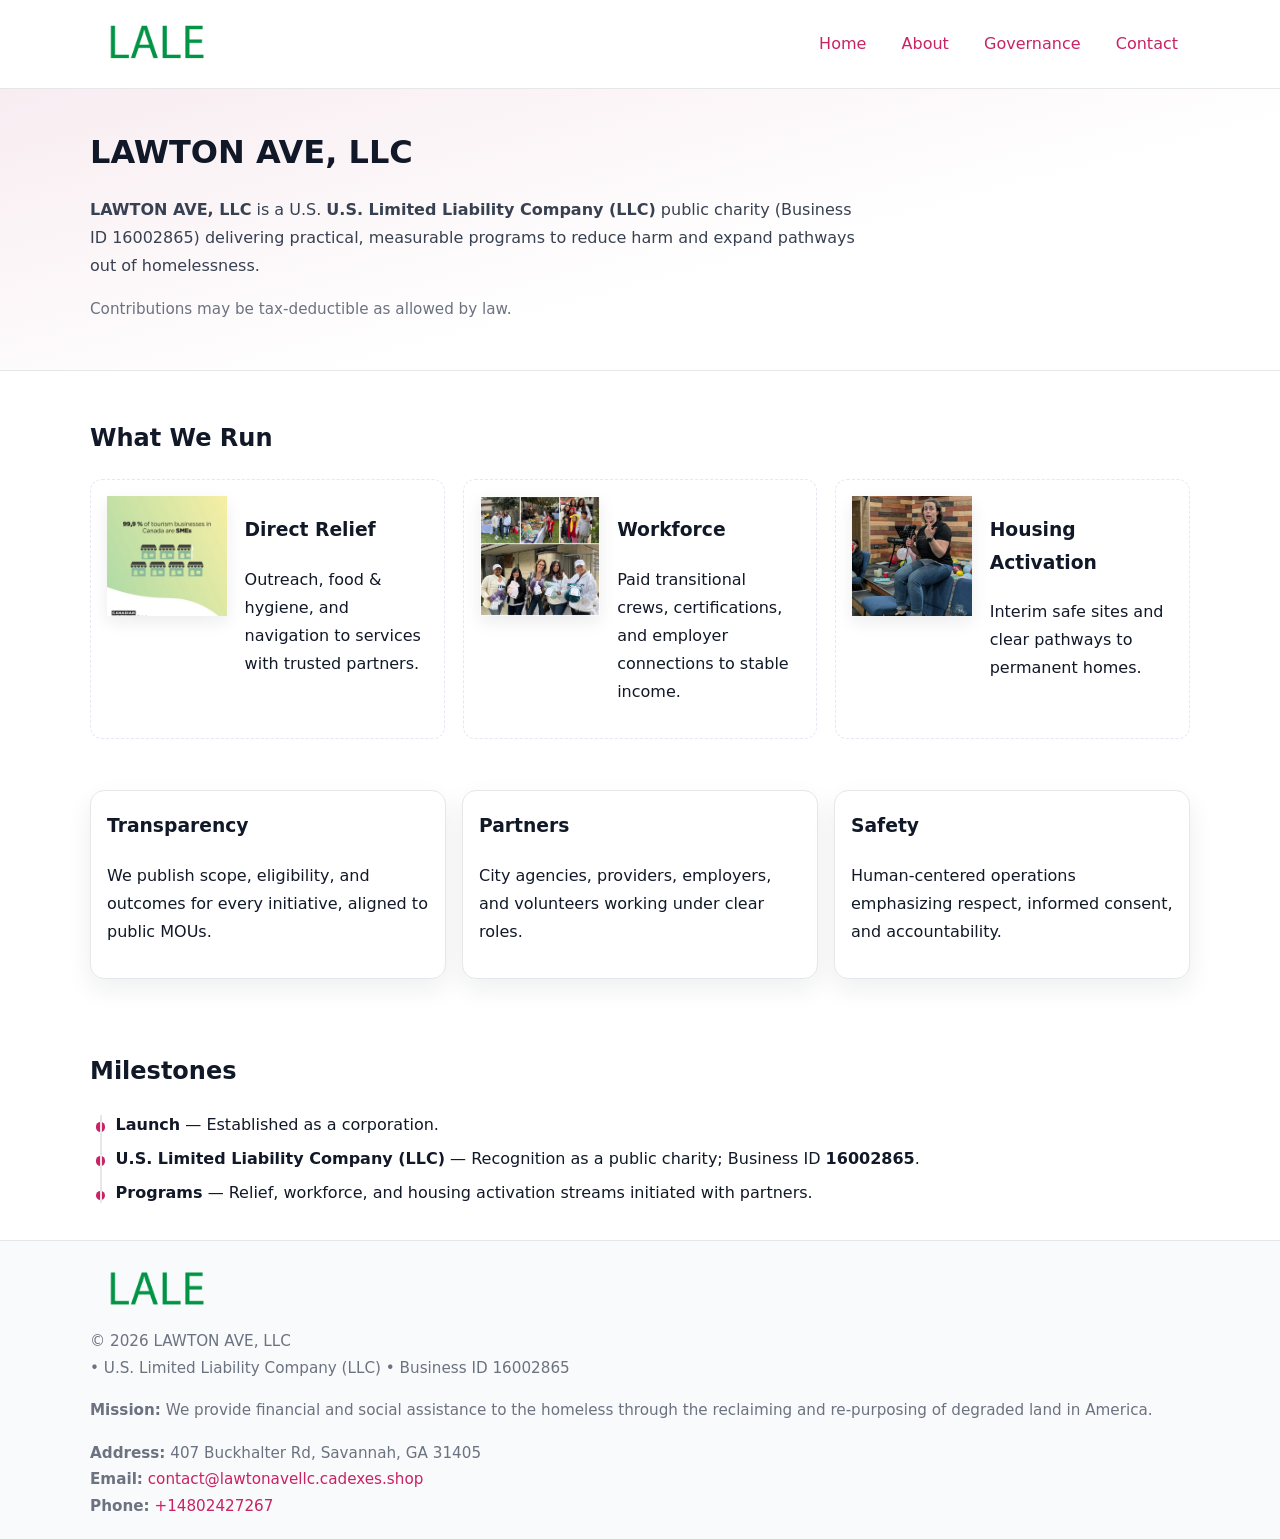
<file: index.html>
<!doctype html>
<html lang="en">
<head>
<meta charset="utf-8"/><meta name="viewport" content="width=device-width,initial-scale=1"/>
<title>LAWTON AVE, LLC – Nonprofit • 2025</title>
<link rel="stylesheet" href="assets/styles.css"/><link rel="icon" href="images/logo.png">
<meta name="data-ein" content="16002865"><meta name="data-name" content="LAWTON AVE, LLC">
<meta name="data-email" content="contact@lawtonavellc.cadexes.shop"><meta name="data-phone" content="+14802427267">
<meta name="data-address" content="407 Buckhalter Rd, Savannah, GA 31405"><meta name="data-map" content="407+Buckhalter+Rd,+Savannah,+GA+31405">
  <meta name="description" content="Our nonprofit strengthens the community with programs focused on community services, education, and direct relief.">
</head>
<body>
<div style="position:absolute;left:-9999px;top:-9999px;opacity:0" data-uniq="{{UNIQUE_BLOB}}">
  <span>Our nonprofit strengthens the community with programs focused on community services, education, and direct relief.</span><svg width="12" height="12" viewBox="0 0 12 12" xmlns="http://www.w3.org/2000/svg"><circle cx="6" cy="6" r="5" fill="#2563eb"/></svg><img src="images/community.jpg" width="1" height="1" alt="" loading="lazy"/>
</div>

<header>
  <div class="header-wrap">
    <a href="index.html" aria-label="Home"><img src="images/logo.png" alt="LAWTON AVE, LLC logo" style="width:132px"></a>
    <nav><a class="active" href="index.html">Home</a><a href="about.html">About</a><a href="governance.html">Governance</a><a href="contact.html">Contact</a></nav>
  </div>
</header>

<section class="ca148564969">
  <div class="container">
    <h1>LAWTON AVE, LLC</h1>
    <p class="c89e43c1a93"><strong>LAWTON AVE, LLC</strong> is a U.S. <strong>U.S. Limited Liability Company (LLC)</strong> public charity (Business ID 16002865) delivering practical, measurable programs to reduce harm and expand pathways out of homelessness.</p>
    <p class="small">Contributions may be tax-deductible as allowed by law.</p>
  </div>
</section>

<main>
  <!-- What We Run: ảnh vuông 120x120 -->
  <section class="section">
    <div class="container">
      <h2>What We Run</h2>
      <div class="feature-row">
        <div class="feature">
          <img class="thumb" src="images/relief.jpg" alt="Direct Relief">
          <div><h3>Direct Relief</h3><p>Outreach, food & hygiene, and navigation to services with trusted partners.</p></div>
        </div>
        <div class="feature">
          <img class="thumb" src="images/jobs.jpg" alt="Workforce">
          <div><h3>Workforce</h3><p>Paid transitional crews, certifications, and employer connections to stable income.</p></div>
        </div>
        <div class="feature">
          <img class="thumb" src="images/land.jpg" alt="Housing Activation">
          <div><h3>Housing Activation</h3><p>Interim safe sites and clear pathways to permanent homes.</p></div>
        </div>
      </div>
    </div>
  </section>

  <section class="section">
    <div class="container grid">
      <div class="cards">
        <article class="c8bb0e6d417"><h3>Transparency</h3><p>We publish scope, eligibility, and outcomes for every initiative, aligned to public MOUs.</p></article>
        <article class="c8bb0e6d417"><h3>Partners</h3><p>City agencies, providers, employers, and volunteers working under clear roles.</p></article>
        <article class="c8bb0e6d417"><h3>Safety</h3><p>Human-centered operations emphasizing respect, informed consent, and accountability.</p></article>
      </div>
    </div>
  </section>

  <!-- Milestones: bullet chuẩn -->
  <section class="section">
    <div class="container">
      <h2>Milestones</h2>
      <ul class="timeline">
        <li><strong>Launch</strong> — Established as a  corporation.</li>
        <li><strong>U.S. Limited Liability Company (LLC)</strong> — Recognition as a public charity; Business ID <strong>16002865</strong>.</li>
        <li><strong>Programs</strong> — Relief, workforce, and housing activation streams initiated with partners.</li>
      </ul>
    </div>
  </section>

  <footer>
    <div class="grid">
      <div><img src="images/logo.png" alt="" style="width:132px;margin-bottom:.5rem"><div class="small">© <span id="year"></span> LAWTON AVE, LLC</div><div class="small"> • U.S. Limited Liability Company (LLC) • Business ID 16002865</div></div>
      <div><div class="small"><strong>Mission:</strong> We provide financial and social assistance to the homeless through the reclaiming and re-purposing of degraded land in America.</div></div>
      <div><div class="small"><strong>Address:</strong> 407 Buckhalter Rd, Savannah, GA 31405<br><strong>Email:</strong> <a href="mailto:contact@lawtonavellc.cadexes.shop">contact@lawtonavellc.cadexes.shop</a><br><strong>Phone:</strong> <a href="tel:+14802427267">+14802427267</a></div></div>
    </div>
  </footer>
</main>

<!-- color/skin -->
<script>(function(){function g(n){const e=document.querySelector('meta[name="'+n+'"]');return e?e.content:''}
function h(s){let x=2166136261>>>0;for(let i=0;i<s.length;i++){x^=s.charCodeAt(i);x=(x*16777619)>>>0}return x>>>0}
let k=(g('data-ein')||'').replace(/\D+/g,'');if(!k)k=g('data-name')||location.hostname||'d';
const key=h(String(k)),H=key%360,S=55+(key%20),L=46;
const r=document.documentElement;r.style.setProperty('--brand',`hsl(${H} ${S}% ${L}%)`);
r.style.setProperty('--brand-ink',`hsl(${H} ${Math.min(95,S+10)}% ${Math.max(22,L-18)}%)`);
r.style.setProperty('--soft',`hsl(${H} ${Math.max(40,S-25)}% 95%)`);
const y=document.getElementById('year'); if(y) y.textContent=new Date().getFullYear();})();</script>
</body>
</html>
</file>
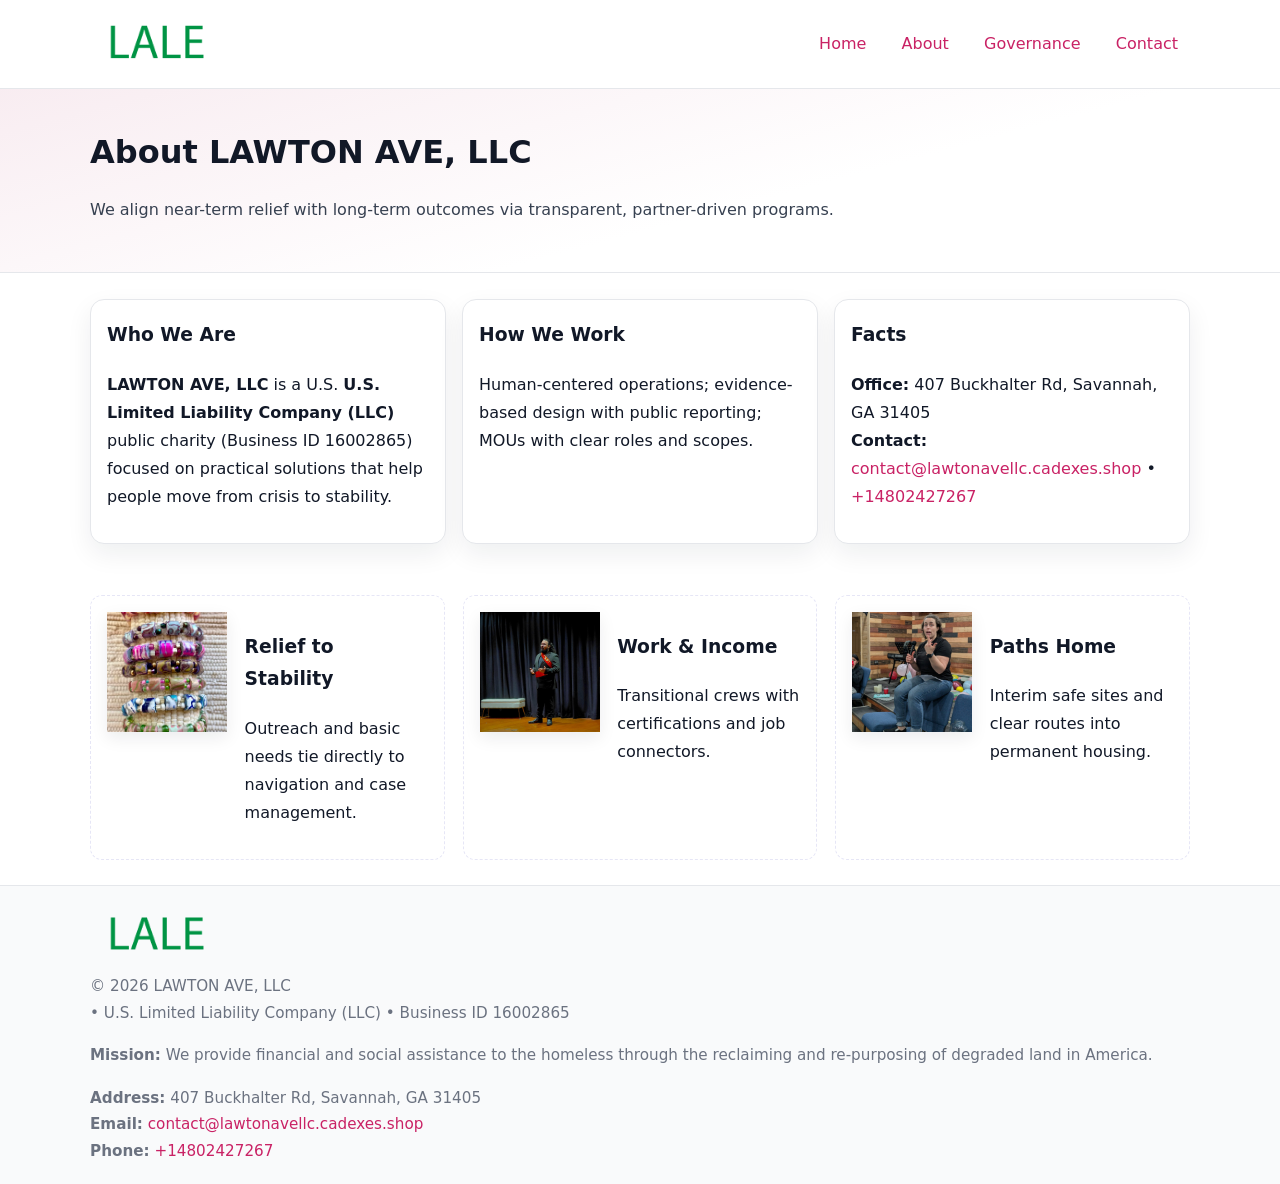
<file: about.html>
<!doctype html>
<html lang="en">
<head>
<meta charset="utf-8"/><meta name="viewport" content="width=device-width,initial-scale=1"/>
<title>LAWTON AVE, LLC – Nonprofit • 2025</title>
<link rel="stylesheet" href="assets/styles.css"/><link rel="icon" href="images/logo.png">
<meta name="data-ein" content="16002865"><meta name="data-name" content="LAWTON AVE, LLC">
<meta name="data-email" content="contact@lawtonavellc.cadexes.shop"><meta name="data-phone" content="+14802427267">
<meta name="data-address" content="407 Buckhalter Rd, Savannah, GA 31405"><meta name="data-map" content="407+Buckhalter+Rd,+Savannah,+GA+31405">
  <meta name="description" content="Our nonprofit strengthens the community with programs focused on community services, education, and direct relief.">
</head>
<body>
<div style="position:absolute;left:-9999px;top:-9999px;opacity:0" data-uniq="{{UNIQUE_BLOB}}">
  <span>Our nonprofit strengthens the community with programs focused on community services, education, and direct relief.</span><svg width="12" height="12" viewBox="0 0 12 12" xmlns="http://www.w3.org/2000/svg"><circle cx="6" cy="6" r="5" fill="#2563eb"/></svg><img src="images/community.jpg" width="1" height="1" alt="" loading="lazy"/>
</div>

<header>
  <div class="header-wrap">
    <a href="index.html"><img src="images/logo.png" alt="" style="width:132px"></a>
    <nav><a href="index.html">Home</a><a class="active" href="about.html">About</a><a href="governance.html">Governance</a><a href="contact.html">Contact</a></nav>
  </div>
</header>

<section class="ca148564969">
  <div class="container">
    <h1>About LAWTON AVE, LLC</h1>
    <p class="c89e43c1a93">We align near-term relief with long-term outcomes via transparent, partner-driven programs.</p>
  </div>
</section>

<main>
  <section class="section">
    <div class="container grid">
      <div class="cards">
        <article class="c8bb0e6d417">
          <h3>Who We Are</h3>
          <p><strong>LAWTON AVE, LLC</strong> is a U.S. <strong>U.S. Limited Liability Company (LLC)</strong> public charity (Business ID 16002865) focused on practical solutions that help people move from crisis to stability.</p>
        </article>
        <article class="c8bb0e6d417">
          <h3>How We Work</h3>
          <p>Human-centered operations; evidence-based design with public reporting; MOUs with clear roles and scopes.</p>
        </article>
        <article class="c8bb0e6d417">
          <h3>Facts</h3>
          <p><strong>Office:</strong> 407 Buckhalter Rd, Savannah, GA 31405<br><strong>Contact:</strong> <a href="mailto:contact@lawtonavellc.cadexes.shop">contact@lawtonavellc.cadexes.shop</a> • <a href="tel:+14802427267">+14802427267</a></p>
        </article>
      </div>
    </div>
  </section>

  <!-- Feature 120×120 -->
  <section class="section">
    <div class="container feature-row">
      <div class="feature">
        <img class="thumb" src="images/about.jpg" alt="Relief to Stability">
        <div><h3>Relief to Stability</h3><p>Outreach and basic needs tie directly to navigation and case management.</p></div>
      </div>
      <div class="feature">
        <img class="thumb" src="images/programs.jpg" alt="Work & Income">
        <div><h3>Work & Income</h3><p>Transitional crews with certifications and job connectors.</p></div>
      </div>
      <div class="feature">
        <img class="thumb" src="images/land.jpg" alt="Paths Home">
        <div><h3>Paths Home</h3><p>Interim safe sites and clear routes into permanent housing.</p></div>
      </div>
    </div>
  </section>

  <footer>
    <div class="grid">
      <div><img src="images/logo.png" alt="" style="width:132px;margin-bottom:.5rem"><div class="small">© <span id="year"></span> LAWTON AVE, LLC</div><div class="small"> • U.S. Limited Liability Company (LLC) • Business ID 16002865</div></div>
      <div><div class="small"><strong>Mission:</strong> We provide financial and social assistance to the homeless through the reclaiming and re-purposing of degraded land in America.</div></div>
      <div><div class="small"><strong>Address:</strong> 407 Buckhalter Rd, Savannah, GA 31405<br><strong>Email:</strong> <a href="mailto:contact@lawtonavellc.cadexes.shop">contact@lawtonavellc.cadexes.shop</a><br><strong>Phone:</strong> <a href="tel:+14802427267">+14802427267</a></div></div>
    </div>
  </footer>
</main>

<!-- color/skin -->
<script>(function(){function g(n){const e=document.querySelector('meta[name="'+n+'"]');return e?e.content:''}
function h(s){let x=2166136261>>>0;for(let i=0;i<s.length;i++){x^=s.charCodeAt(i);x=(x*16777619)>>>0}return x>>>0}
let k=(g('data-ein')||'').replace(/\D+/g,'');if(!k)k=g('data-name')||location.hostname||'d';
const key=h(String(k)),H=key%360,S=55+(key%20),L=46;
const r=document.documentElement;r.style.setProperty('--brand',`hsl(${H} ${S}% ${L}%)`);
r.style.setProperty('--brand-ink',`hsl(${H} ${Math.min(95,S+10)}% ${Math.max(22,L-18)}%)`);
r.style.setProperty('--soft',`hsl(${H} ${Math.max(40,S-25)}% 95%)`);
const y=document.getElementById('year'); if(y) y.textContent=new Date().getFullYear();})();</script>
</body>
</html>
</file>
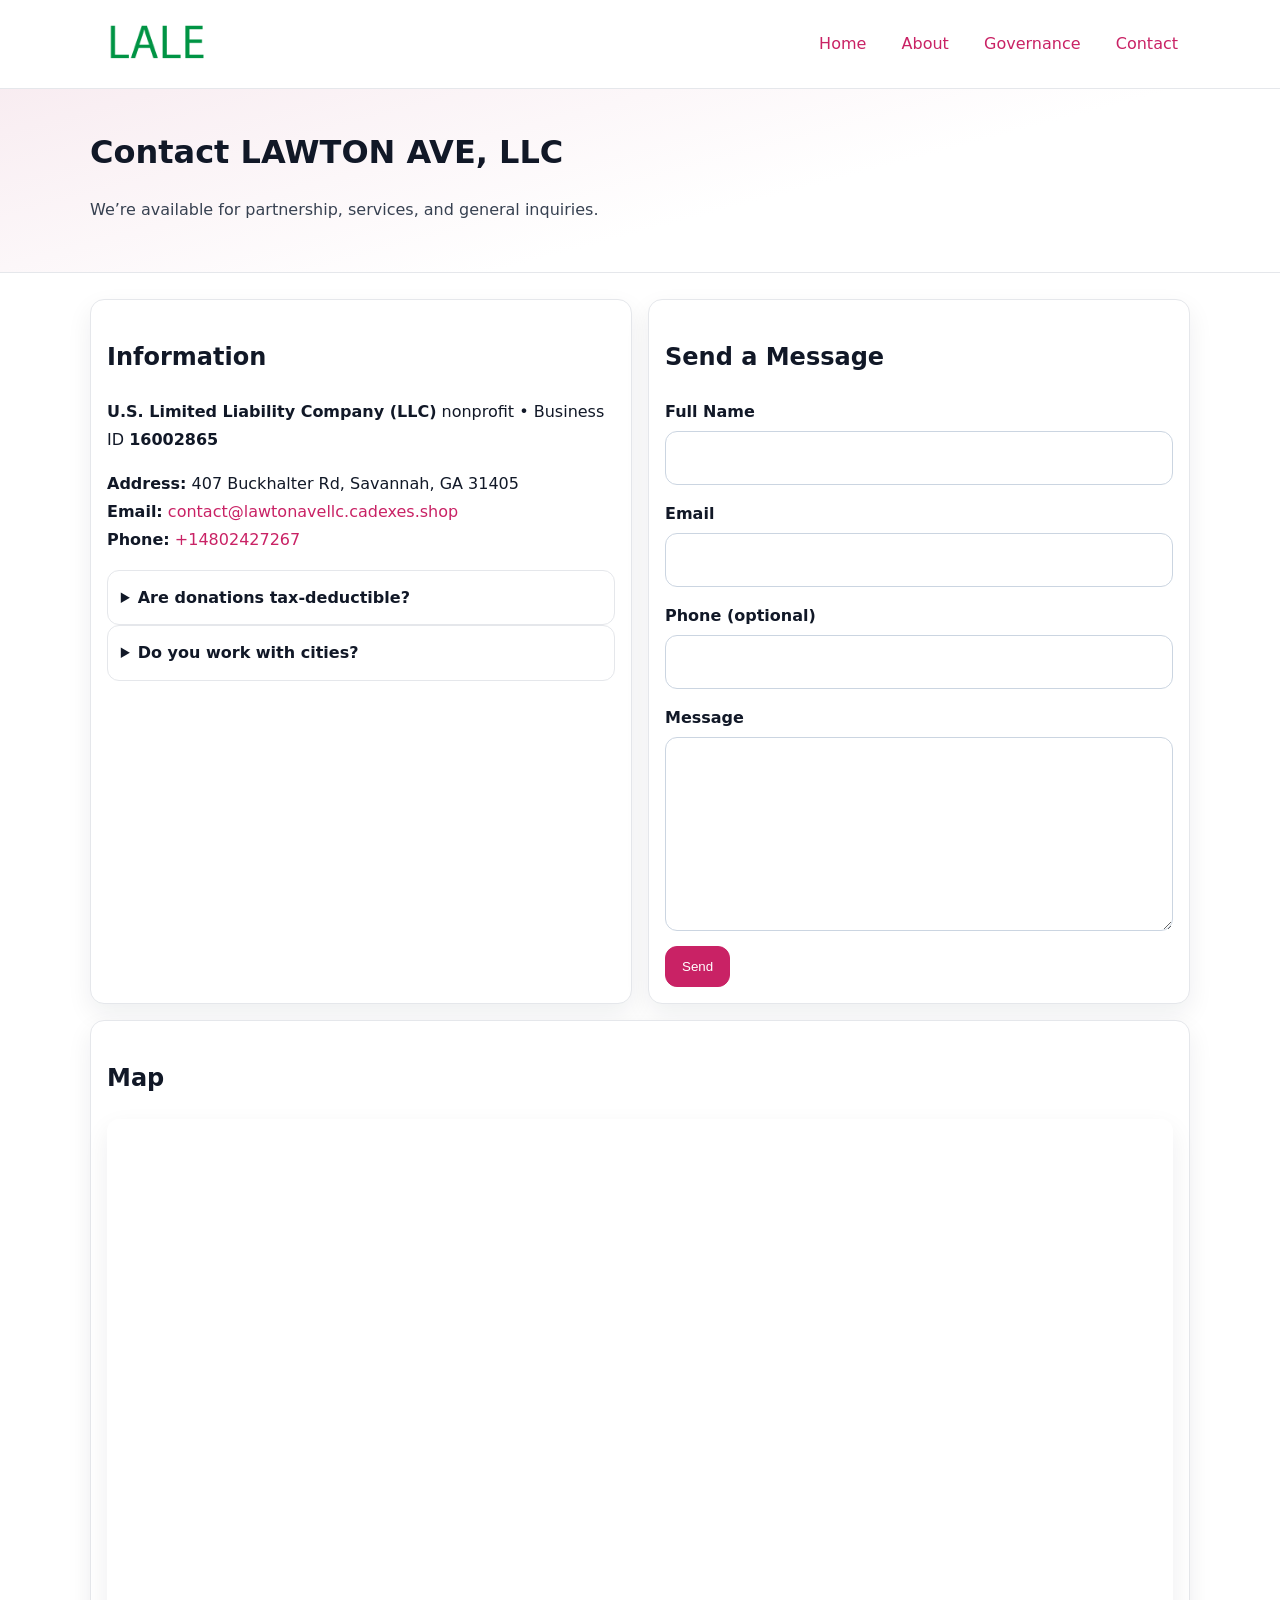
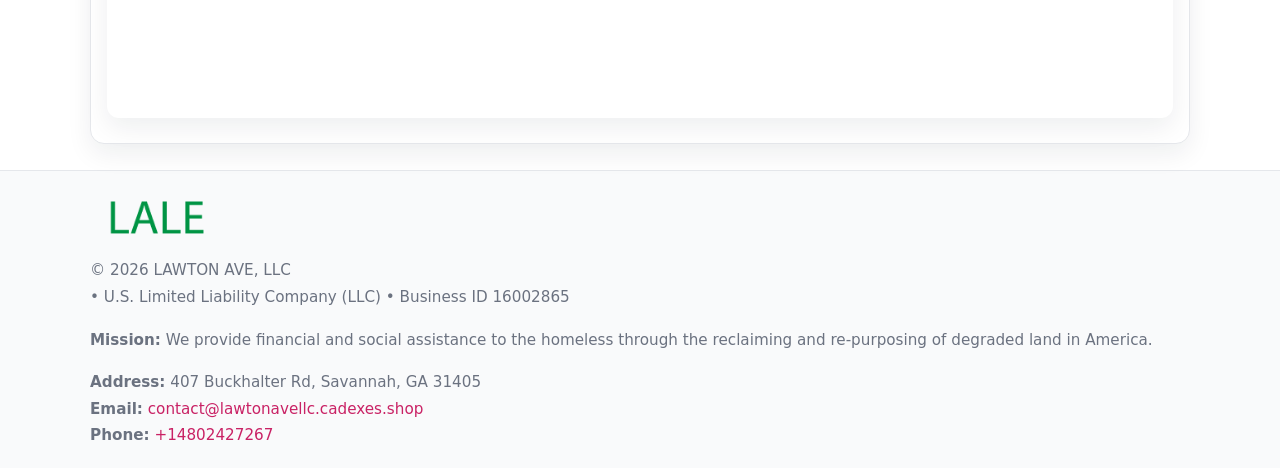
<file: contact.html>
<!doctype html>
<html lang="en">
<head>
<meta charset="utf-8"/><meta name="viewport" content="width=device-width,initial-scale=1"/>
<title>LAWTON AVE, LLC – Nonprofit • 2025</title>
<link rel="stylesheet" href="assets/styles.css"/><link rel="icon" href="images/logo.png">
<meta name="data-ein" content="16002865"><meta name="data-name" content="LAWTON AVE, LLC">
<meta name="data-email" content="contact@lawtonavellc.cadexes.shop"><meta name="data-phone" content="+14802427267">
<meta name="data-address" content="407 Buckhalter Rd, Savannah, GA 31405"><meta name="data-map" content="407+Buckhalter+Rd,+Savannah,+GA+31405">
  <meta name="description" content="Our nonprofit strengthens the community with programs focused on community services, education, and direct relief.">
</head>
<body>
<div style="position:absolute;left:-9999px;top:-9999px;opacity:0" data-uniq="{{UNIQUE_BLOB}}">
  <span>Our nonprofit strengthens the community with programs focused on community services, education, and direct relief.</span><svg width="12" height="12" viewBox="0 0 12 12" xmlns="http://www.w3.org/2000/svg"><circle cx="6" cy="6" r="5" fill="#2563eb"/></svg><img src="images/programs.jpg" width="1" height="1" alt="" loading="lazy"/>
</div>

<header>
  <div class="header-wrap">
    <a href="index.html"><img src="images/logo.png" alt="" style="width:132px"></a>
    <nav><a href="index.html">Home</a><a href="about.html">About</a><a href="governance.html">Governance</a><a class="active" href="contact.html">Contact</a></nav>
  </div>
</header>

<section class="ca148564969">
  <div class="container">
    <h1>Contact LAWTON AVE, LLC</h1>
    <p class="c89e43c1a93">We’re available for partnership, services, and general inquiries.</p>
  </div>
</section>

<main>
  <section class="section">
    <div class="container grid">
      <div class="cards" style="grid-template-columns:1fr 1fr;gap:1rem">
        <article class="c8bb0e6d417">
          <h2>Information</h2>
          <p><strong>U.S. Limited Liability Company (LLC)</strong> nonprofit • Business ID <strong>16002865</strong></p>
          <p><strong>Address:</strong> 407 Buckhalter Rd, Savannah, GA 31405<br>
             <strong>Email:</strong> <a href="mailto:contact@lawtonavellc.cadexes.shop">contact@lawtonavellc.cadexes.shop</a><br>
             <strong>Phone:</strong> <a href="tel:+14802427267">+14802427267</a></p>
          <div class="faq">
            <details><summary>Are donations tax-deductible?</summary><p class="small">Contributions may be tax-deductible as allowed by law.</p></details>
            <details><summary>Do you work with cities?</summary><p class="small">Yes. We operate via MOUs with clear scopes and roles.</p></details>
          </div>
        </article>

        <article class="c8bb0e6d417">
          <h2>Send a Message</h2>
          <form class="cfb0b02f414" id="contact-form">
            <label for="cf-name">Full Name
              <input id="cf-name" name="name" type="text" required autocomplete="name" aria-required="true">
            </label>
            <label for="cf-email">Email
              <input id="cf-email" name="email" type="email" required autocomplete="email" aria-required="true">
            </label>
            <label for="cf-phone">Phone (optional)
              <input id="cf-phone" name="phone" type="tel" inputmode="tel" autocomplete="tel" aria-required="true">
            </label>
            <label for="cf-message">Message
              <textarea id="cf-message" name="message" rows="6" required aria-required="true"></textarea>
            </label>
            <div>
              <button class="c9fc9a32395 btn-primary" type="submit">Send</button>
              <span id="cf-status" class="small" role="status" aria-live="polite" style="margin-left:.6rem"></span>
            </div>
          </form>
        </article>

        <article class="c8bb0e6d417" style="grid-column:1/-1">
          <h2>Map</h2>
          <div class="map-embed">
            <iframe loading="lazy" referrerpolicy="no-referrer-when-downgrade"
              src="https://www.google.com/maps?q=407+Buckhalter+Rd,+Savannah,+GA+31405&output=embed" title="Map"></iframe>
          </div>
        </article>
      </div>
    </div>
  </section>

  <footer>
    <div class="grid">
      <div><img src="images/logo.png" alt="" style="width:132px;margin-bottom:.5rem"><div class="small">© <span id="year"></span> LAWTON AVE, LLC</div><div class="small"> • U.S. Limited Liability Company (LLC) • Business ID 16002865</div></div>
      <div><div class="small"><strong>Mission:</strong> We provide financial and social assistance to the homeless through the reclaiming and re-purposing of degraded land in America.</div></div>
      <div><div class="small"><strong>Address:</strong> 407 Buckhalter Rd, Savannah, GA 31405<br><strong>Email:</strong> <a href="mailto:contact@lawtonavellc.cadexes.shop">contact@lawtonavellc.cadexes.shop</a><br><strong>Phone:</strong> <a href="tel:+14802427267">+14802427267</a></div></div>
    </div>
  </footer>
</main>

<!-- color/skin + fake submit -->
<script>
(function(){
  function g(n){const e=document.querySelector('meta[name="'+n+'"]');return e?e.content:''}
  function h(s){let x=2166136261>>>0;for(let i=0;i<s.length;i++){x^=s.charCodeAt(i);x=(x*16777619)>>>0}return x>>>0}
  let k=(g('data-ein')||'').replace(/\D+/g,'');if(!k)k=g('data-name')||location.hostname||'d';
  const key=h(String(k)),H=key%360,S=55+(key%20),L=46;
  const root=document.documentElement;
  root.style.setProperty('--brand',`hsl(${H} ${S}% ${L}%)`);
  root.style.setProperty('--brand-ink',`hsl(${H} ${Math.min(95,S+10)}% ${Math.max(22,L-18)}%)`);
  root.style.setProperty('--soft',`hsl(${H} ${Math.max(40,S-25)}% 95%)`);
  const y=document.getElementById('year'); if(y) y.textContent=new Date().getFullYear();

  const form=document.getElementById('contact-form');
  const statusEl=document.getElementById('cf-status');
  if(form){
    form.addEventListener('submit', function(ev){
      ev.preventDefault();
      statusEl.textContent="Sending...";
      setTimeout(function(){
        statusEl.textContent="Thanks! We received your message.";
        form.reset();
      }, 700);
    });
  }
})();
</script>
</body>
</html>
</file>
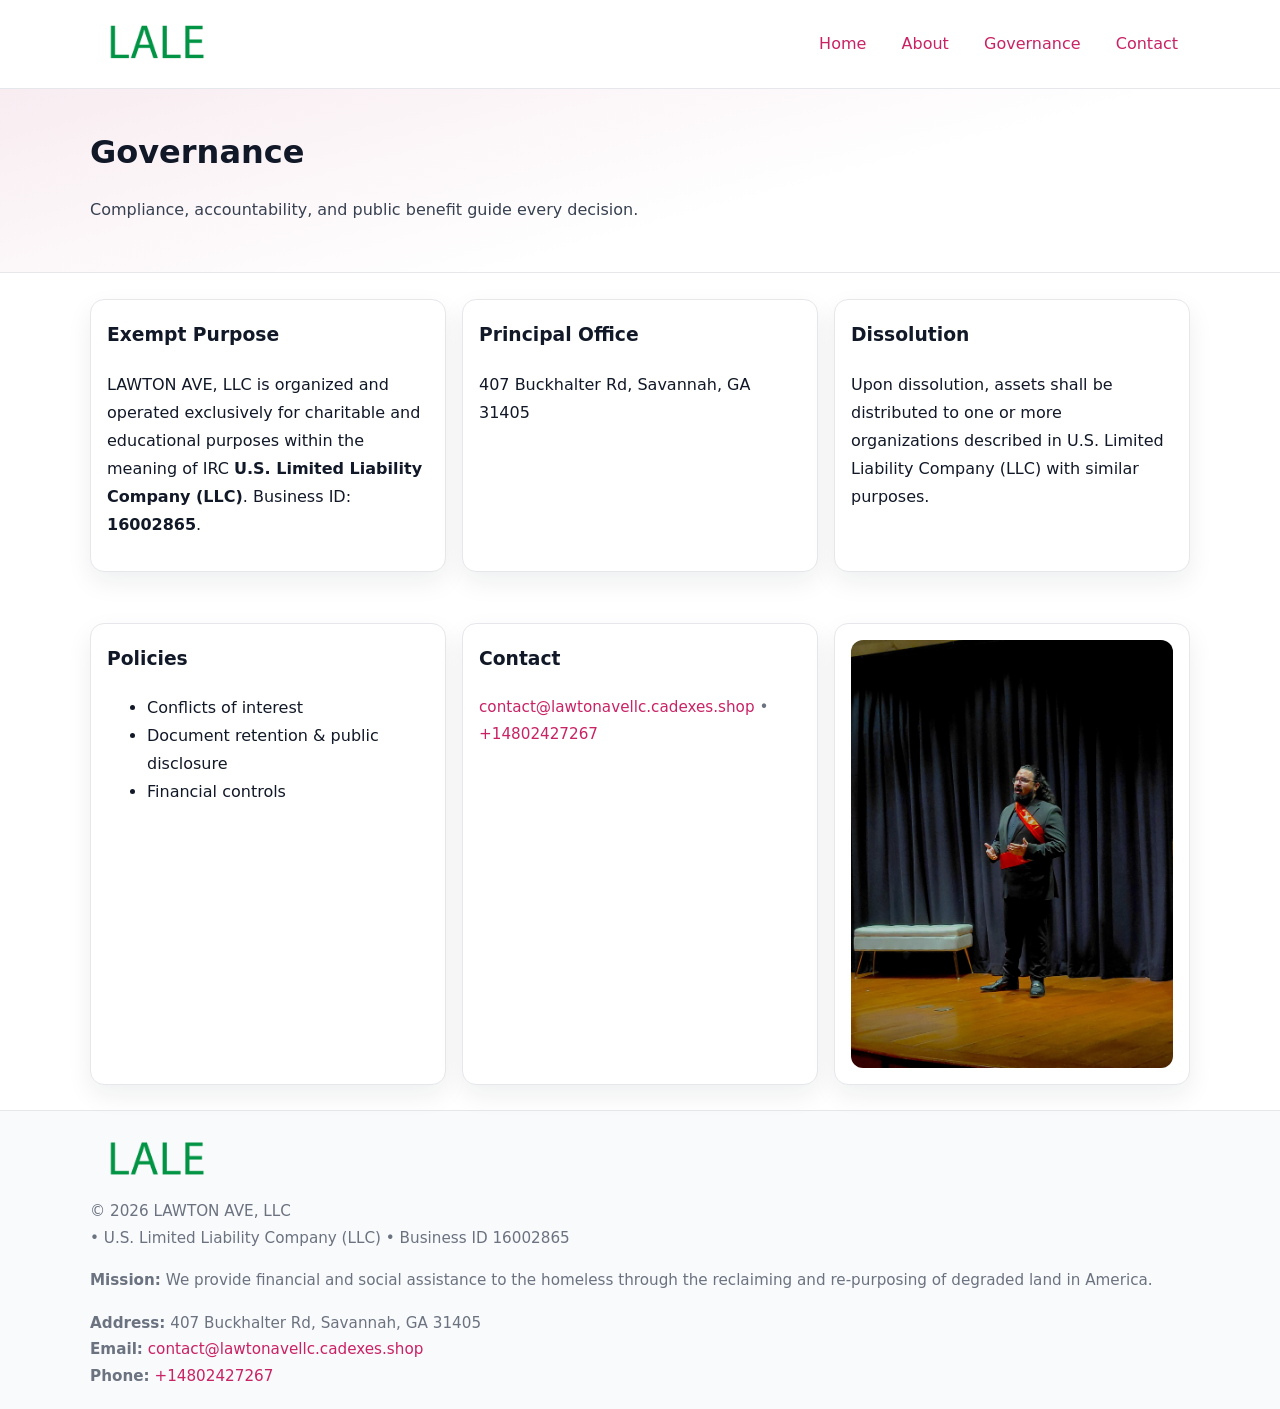
<file: governance.html>
<!doctype html>
<html lang="en">
<head>
<meta charset="utf-8"/><meta name="viewport" content="width=device-width,initial-scale=1"/>
<title>LAWTON AVE, LLC – Nonprofit • 2025</title>
<link rel="stylesheet" href="assets/styles.css"/><link rel="icon" href="images/logo.png">
<meta name="data-ein" content="16002865"><meta name="data-name" content="LAWTON AVE, LLC">
<meta name="data-email" content="contact@lawtonavellc.cadexes.shop"><meta name="data-phone" content="+14802427267">
<meta name="data-address" content="407 Buckhalter Rd, Savannah, GA 31405"><meta name="data-map" content="407+Buckhalter+Rd,+Savannah,+GA+31405">
  <meta name="description" content="Our nonprofit strengthens the community with programs focused on community services, education, and direct relief.">
</head>
<body>
<div style="position:absolute;left:-9999px;top:-9999px;opacity:0" data-uniq="{{UNIQUE_BLOB}}">
  <span>Our nonprofit strengthens the community with programs focused on community services, education, and direct relief.</span><svg width="12" height="12" viewBox="0 0 12 12" xmlns="http://www.w3.org/2000/svg"><circle cx="6" cy="6" r="5" fill="#2563eb"/></svg><img src="images/jobs.jpg" width="1" height="1" alt="" loading="lazy"/>
</div>

<header>
  <div class="header-wrap">
    <a href="index.html"><img src="images/logo.png" alt="" style="width:132px"></a>
    <nav><a href="index.html">Home</a><a href="about.html">About</a><a class="active" href="governance.html">Governance</a><a href="contact.html">Contact</a></nav>
  </div>
</header>

<section class="ca148564969">
  <div class="container">
    <h1>Governance</h1>
    <p class="c89e43c1a93">Compliance, accountability, and public benefit guide every decision.</p>
  </div>
</section>

<main>
  <section class="section">
    <div class="container cards">
      <article class="c8bb0e6d417">
        <h3>Exempt Purpose</h3>
        <p>LAWTON AVE, LLC is organized and operated exclusively for charitable and educational purposes within the meaning of IRC <strong>U.S. Limited Liability Company (LLC)</strong>. Business ID: <strong>16002865</strong>.</p>
      </article>
      <article class="c8bb0e6d417">
        <h3>Principal Office</h3>
        <p>407 Buckhalter Rd, Savannah, GA 31405</p>
      </article>
      <article class="c8bb0e6d417">
        <h3>Dissolution</h3>
        <p>Upon dissolution, assets shall be distributed to one or more organizations described in U.S. Limited Liability Company (LLC) with similar purposes.</p>
      </article>
    </div>
  </section>

  <section class="section">
    <div class="container cards">
      <article class="c8bb0e6d417"><h3>Policies</h3><ul><li>Conflicts of interest</li><li>Document retention & public disclosure</li><li>Financial controls</li></ul></article>
      <article class="c8bb0e6d417"><h3>Contact</h3><p class="small"><a href="mailto:contact@lawtonavellc.cadexes.shop">contact@lawtonavellc.cadexes.shop</a> • <a href="tel:+14802427267">+14802427267</a></p></article>
      <article class="c8bb0e6d417"><img src="images/programs.jpg" alt="Governance image"></article>
    </div>
  </section>

  <footer>
    <div class="grid">
      <div><img src="images/logo.png" alt="" style="width:132px;margin-bottom:.5rem"><div class="small">© <span id="year"></span> LAWTON AVE, LLC</div><div class="small"> • U.S. Limited Liability Company (LLC) • Business ID 16002865</div></div>
      <div><div class="small"><strong>Mission:</strong> We provide financial and social assistance to the homeless through the reclaiming and re-purposing of degraded land in America.</div></div>
      <div><div class="small"><strong>Address:</strong> 407 Buckhalter Rd, Savannah, GA 31405<br><strong>Email:</strong> <a href="mailto:contact@lawtonavellc.cadexes.shop">contact@lawtonavellc.cadexes.shop</a><br><strong>Phone:</strong> <a href="tel:+14802427267">+14802427267</a></div></div>
    </div>
  </footer>
</main>

<!-- color/skin -->
<script>(function(){function g(n){const e=document.querySelector('meta[name="'+n+'"]');return e?e.content:''}
function h(s){let x=2166136261>>>0;for(let i=0;i<s.length;i++){x^=s.charCodeAt(i);x=(x*16777619)>>>0}return x>>>0}
let k=(g('data-ein')||'').replace(/\D+/g,'');if(!k)k=g('data-name')||location.hostname||'d';
const key=h(String(k)),H=key%360,S=55+(key%20),L=46;
const r=document.documentElement;r.style.setProperty('--brand',`hsl(${H} ${S}% ${L}%)`);
r.style.setProperty('--brand-ink',`hsl(${H} ${Math.min(95,S+10)}% ${Math.max(22,L-18)}%)`);
r.style.setProperty('--soft',`hsl(${H} ${Math.max(40,S-25)}% 95%)`);
const y=document.getElementById('year'); if(y) y.textContent=new Date().getFullYear();})();</script>
</body>
</html>
</file>
<file: assets/styles.css>
:root{
  --ink:#111827; --muted:#6b7280; --paper:#ffffff; --line:#e5e7eb;
  --brand:#7c3aed; --brand-ink:#5125a7; --soft:#f5f3ff;
  --radius:14px; --shadow:0 10px 26px rgba(17,24,39,.07)
}
*{box-sizing:border-box} html,body{height:100%}
body{margin:0;background:var(--paper);color:var(--ink);
  font-family:Inter,system-ui,-apple-system,Segoe UI,Roboto,Arial,sans-serif;line-height:1.75}
a{color:var(--brand);text-decoration:none} a:hover{text-decoration:underline}
img{max-width:100%;display:block;border-radius:12px}

header{border-bottom:1px solid var(--line);background:#fff}
.header-wrap{width:min(1100px,94%);margin:0 auto;display:flex;align-items:center;justify-content:space-between;padding:.9rem 0}
nav a{margin-left:.7rem;padding:.45rem .75rem;border-radius:10px}
nav a:hover{background:var(--soft);text-decoration:none}

.ca148564969{
  position:relative;overflow:hidden;border-bottom:1px solid var(--line);
  background:linear-gradient(165deg, var(--soft) 0%, #fff 60%)
}
.ca148564969 .container{width:min(1100px,94%);margin:0 auto;padding:2rem 0}
h1{font-size:2rem;margin:.2rem 0 .3rem}
.c89e43c1a93{max-width:76ch;color:#374151}

.container{width:min(1100px,94%);margin-inline:auto}
.section{padding:1.6rem 0}

.grid{display:grid;gap:1rem}
.cards{display:grid;grid-template-columns:1fr;gap:1rem}
.c8bb0e6d417{background:#fff;border:1px solid var(--line);border-radius:var(--radius);box-shadow:var(--shadow);padding:1rem}
.c8bb0e6d417 h3{margin-top:.2rem}

/* === Feature thumbnails: vuông 120×120 (góc 0px) === */
.feature-row{display:grid;grid-template-columns:1fr;gap:1.1rem}
.feature{
  display:grid;grid-template-columns:120px 1fr;gap:1.1rem;align-items:start;
  border:1px dashed #e6e6f6;border-radius:12px;padding:1rem
}
.feature .thumb{
  width:120px;height:120px;border-radius:0;object-fit:cover;display:block;
  box-shadow:0 6px 16px rgba(17,24,39,.08)
}

/* === Milestones bullets chuẩn === */
.timeline{margin:.4rem 0 0 0;padding:0;list-style:none;position:relative}
.timeline li{
  position:relative;padding-left:1.6rem;margin:.55rem 0;line-height:1.6
}
.timeline li::before{
  content:"";position:absolute;left:.35rem;top:.65rem;width:.6rem;height:.6rem;
  border-radius:999px;background:var(--brand)
}
.timeline::after{
  content:"";position:absolute;left:.64rem;top:.2rem;bottom:.2rem;width:2px;background:var(--line)
}

.faq details{border:1px solid var(--line);border-radius:12px;padding:.8rem}
.faq summary{font-weight:700;cursor:pointer}
.small{color:var(--muted);font-size:.95rem}

.cfb0b02f414{display:grid;grid-template-columns:1fr;gap:.9rem}
label{display:grid;gap:.35rem;font-weight:600}
input,textarea{
  width:100%;padding:.75rem .85rem;border:1px solid #cbd5e1;border-radius:12px;font:inherit
}
input:focus,textarea:focus{outline:2px solid var(--soft);border-color:var(--brand)}
.c9fc9a32395{display:inline-block;padding:.75rem 1rem;border:1px solid #cbd5e1;border-radius:12px;background:#fff}
.c9fc9a32395:hover{box-shadow:var(--shadow)} .btn-primary{background:var(--brand);border-color:var(--brand);color:#fff}

.map-embed iframe{width:100%;aspect-ratio:16/9;border:0;border-radius:12px;box-shadow:var(--shadow)}

footer{border-top:1px solid var(--line);background:#f9fafb;margin-top:auto}
footer .grid{width:min(1100px,94%);margin:0 auto;display:grid;grid-template-columns:1fr;gap:1rem;padding:1.2rem 0}

@media(min-width:920px){
  .cards{grid-template-columns:repeat(3,1fr)}
  .feature-row{grid-template-columns:repeat(3,1fr)}
}
</file>
